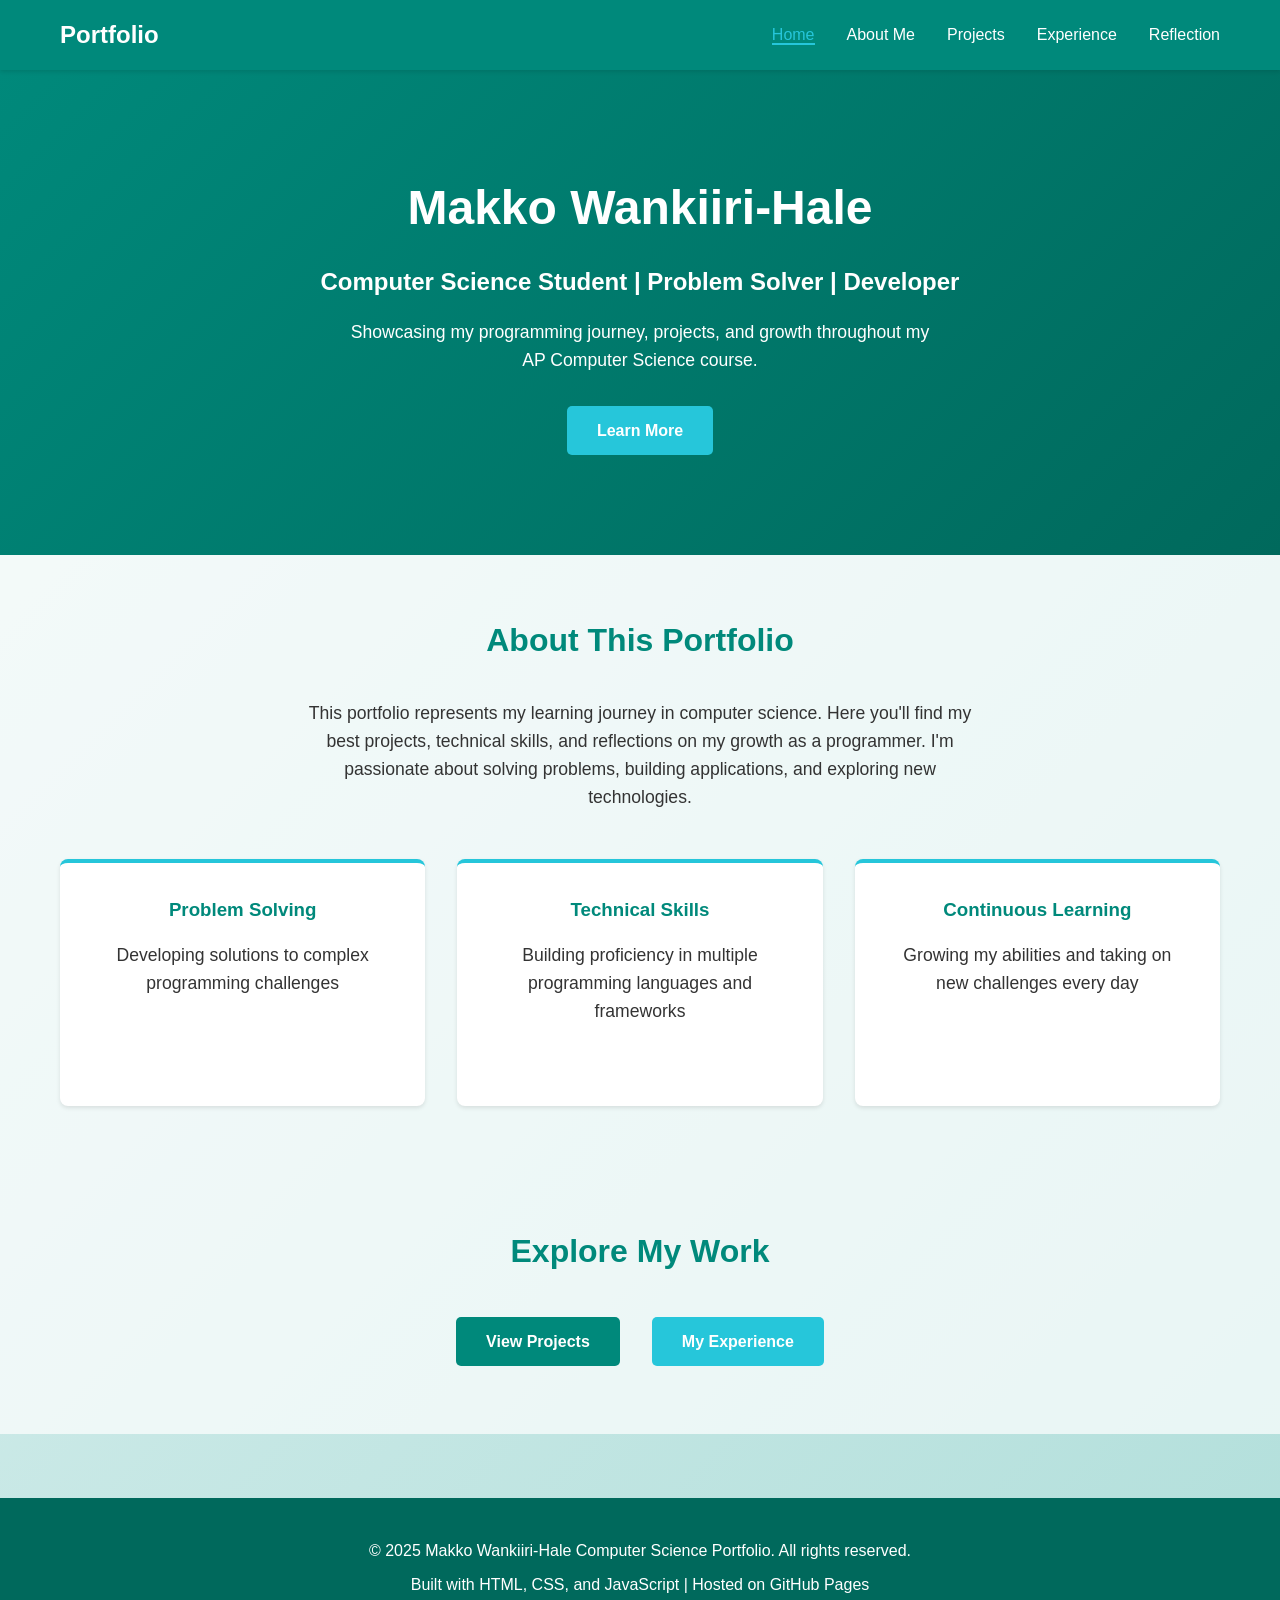
<file: index.html>
<!DOCTYPE html>
<html lang="en">
<head>
    <meta charset="UTF-8">
    <meta name="viewport" content="width=device-width, initial-scale=1.0">
    <title>Makko Wankiiri-Hale - Computer Science Portfolio</title>
    <link rel="stylesheet" href="styles.css">
</head>
<body>
    <nav class="navbar">
        <div class="container">
            <div class="logo">Portfolio</div>
            <ul class="nav-links">
                <li><a href="index.html" class="active">Home</a></li>
                <li><a href="about.html">About Me</a></li>
                <li><a href="projects.html">Projects</a></li>
                <li><a href="experience.html">Experience</a></li>
                <li><a href="reflection.html">Reflection</a></li>
            </ul>
        </div>
    </nav>

    <header class="hero">
        <div class="container">
            <h1>Makko Wankiiri-Hale</h1>
            <p class="subtitle">Computer Science Student | Problem Solver | Developer</p>
            <p class="description">Showcasing my programming journey, projects, and growth throughout my AP Computer Science course.</p>
            <a href="#about" class="cta-button">Learn More</a>
        </div>
    </header>

    <section id="about" class="intro-section">
        <div class="container">
            <h2>About This Portfolio</h2>
            <p>This portfolio represents my learning journey in computer science. Here you'll find my best projects, technical skills, and reflections on my growth as a programmer. I'm passionate about solving problems, building applications, and exploring new technologies.</p>
            <div class="features">
                <div class="feature">
                    <h3>Problem Solving</h3>
                    <p>Developing solutions to complex programming challenges</p>
                </div>
                <div class="feature">
                    <h3>Technical Skills</h3>
                    <p>Building proficiency in multiple programming languages and frameworks</p>
                </div>
                <div class="feature">
                    <h3>Continuous Learning</h3>
                    <p>Growing my abilities and taking on new challenges every day</p>
                </div>
            </div>
        </div>
    </section>

    <section class="cta-section">
        <div class="container">
            <h2>Explore My Work</h2>
            <div class="button-group">
                <a href="projects.html" class="btn btn-primary">View Projects</a>
                <a href="experience.html" class="btn btn-secondary">My Experience</a>
            </div>
        </div>
    </section>

    <footer>
        <div class="container">
            <p>&copy; 2025 Makko Wankiiri-Hale Computer Science Portfolio. All rights reserved.</p>
            <p>Built with HTML, CSS, and JavaScript | Hosted on GitHub Pages</p>
        </div>
    </footer>
</body>
</html>
</file>
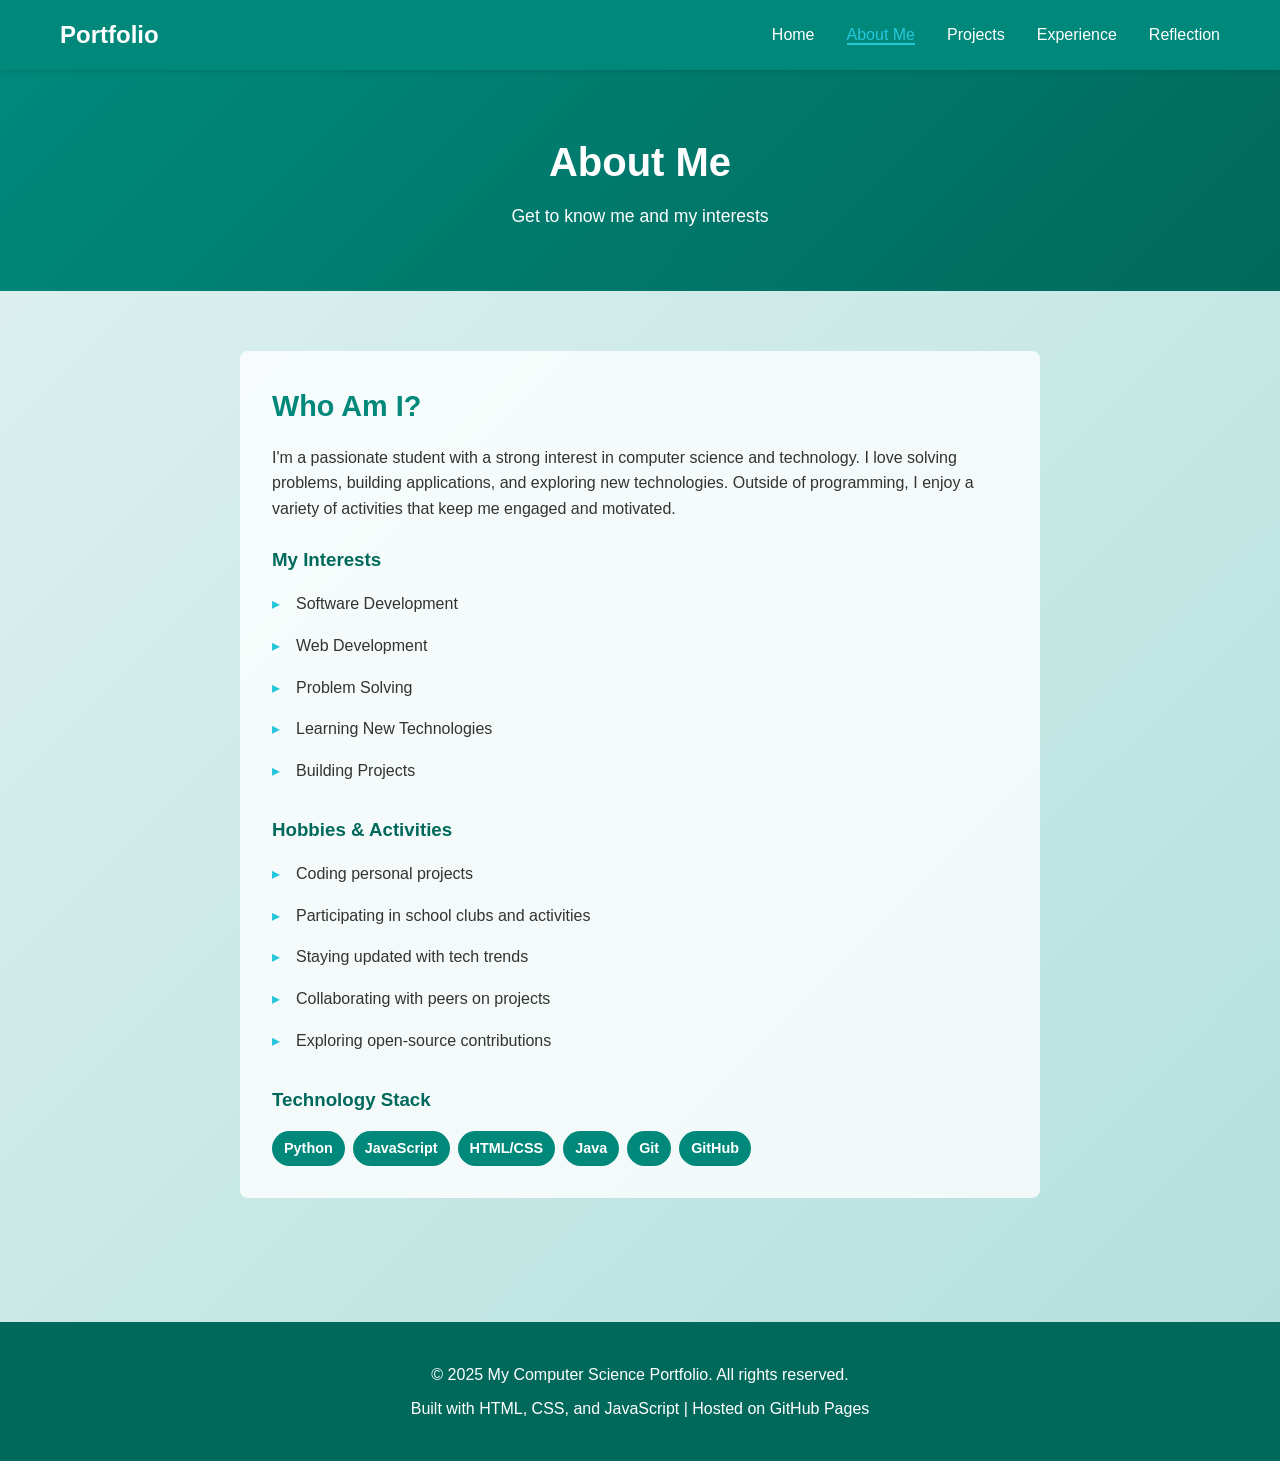
<file: about.html>
<!DOCTYPE html>
<html lang="en">
<head>
    <meta charset="UTF-8">
    <meta name="viewport" content="width=device-width, initial-scale=1.0">
    <title>About Me - Portfolio</title>
    <link rel="stylesheet" href="styles.css">
</head>
<body>
    <nav class="navbar">
        <div class="container">
            <div class="logo">Portfolio</div>
            <ul class="nav-links">
                <li><a href="index.html">Home</a></li>
                <li><a href="about.html" class="active">About Me</a></li>
                <li><a href="projects.html">Projects</a></li>
                <li><a href="experience.html">Experience</a></li>
                <li><a href="reflection.html">Reflection</a></li>
            </ul>
        </div>
    </nav>

    <header class="page-header">
        <div class="container">
            <h1>About Me</h1>
            <p>Get to know me and my interests</p>
        </div>
    </header>

    <section class="content-section">
        <div class="container">
            <div class="about-content">
                <div class="about-text">
                    <h2>Who Am I?</h2>
                    <p>I'm a passionate student with a strong interest in computer science and technology. I love solving problems, building applications, and exploring new technologies. Outside of programming, I enjoy a variety of activities that keep me engaged and motivated.</p>
                    
                    <h3>My Interests</h3>
                    <ul class="interests-list">
                        <li>Software Development</li>
                        <li>Web Development</li>
                        <li>Problem Solving</li>
                        <li>Learning New Technologies</li>
                        <li>Building Projects</li>
                    </ul>

                    <h3>Hobbies & Activities</h3>
                    <ul class="interests-list">
                        <li>Coding personal projects</li>
                        <li>Participating in school clubs and activities</li>
                        <li>Staying updated with tech trends</li>
                        <li>Collaborating with peers on projects</li>
                        <li>Exploring open-source contributions</li>
                    </ul>

                    <h3>Technology Stack</h3>
                    <div class="tech-stack">
                        <span class="tech-badge">Python</span>
                        <span class="tech-badge">JavaScript</span>
                        <span class="tech-badge">HTML/CSS</span>
                        <span class="tech-badge">Java</span>
                        <span class="tech-badge">Git</span>
                        <span class="tech-badge">GitHub</span>
                    </div>
                </div>
            </div>
        </div>
    </section>

    <footer>
        <div class="container">
            <p>&copy; 2025 My Computer Science Portfolio. All rights reserved.</p>
            <p>Built with HTML, CSS, and JavaScript | Hosted on GitHub Pages</p>
        </div>
    </footer>
</body>
</html>
</file>
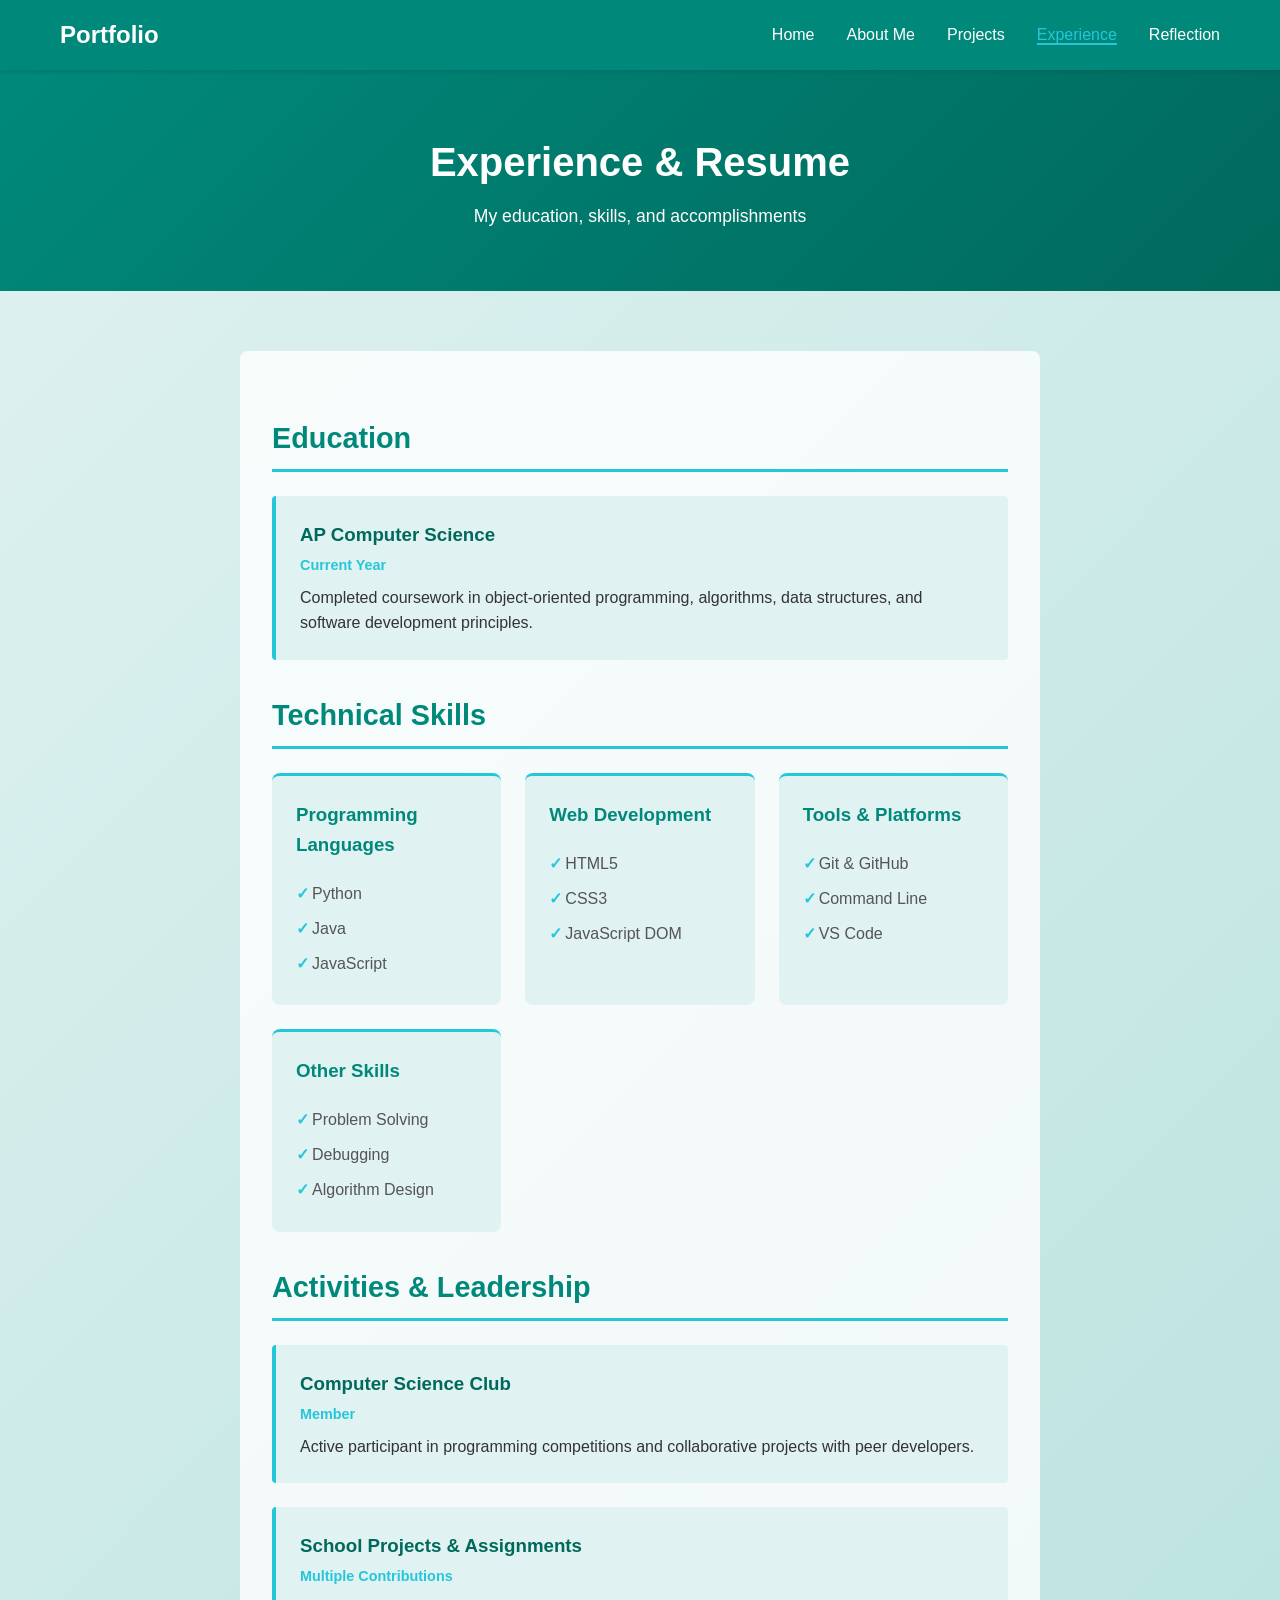
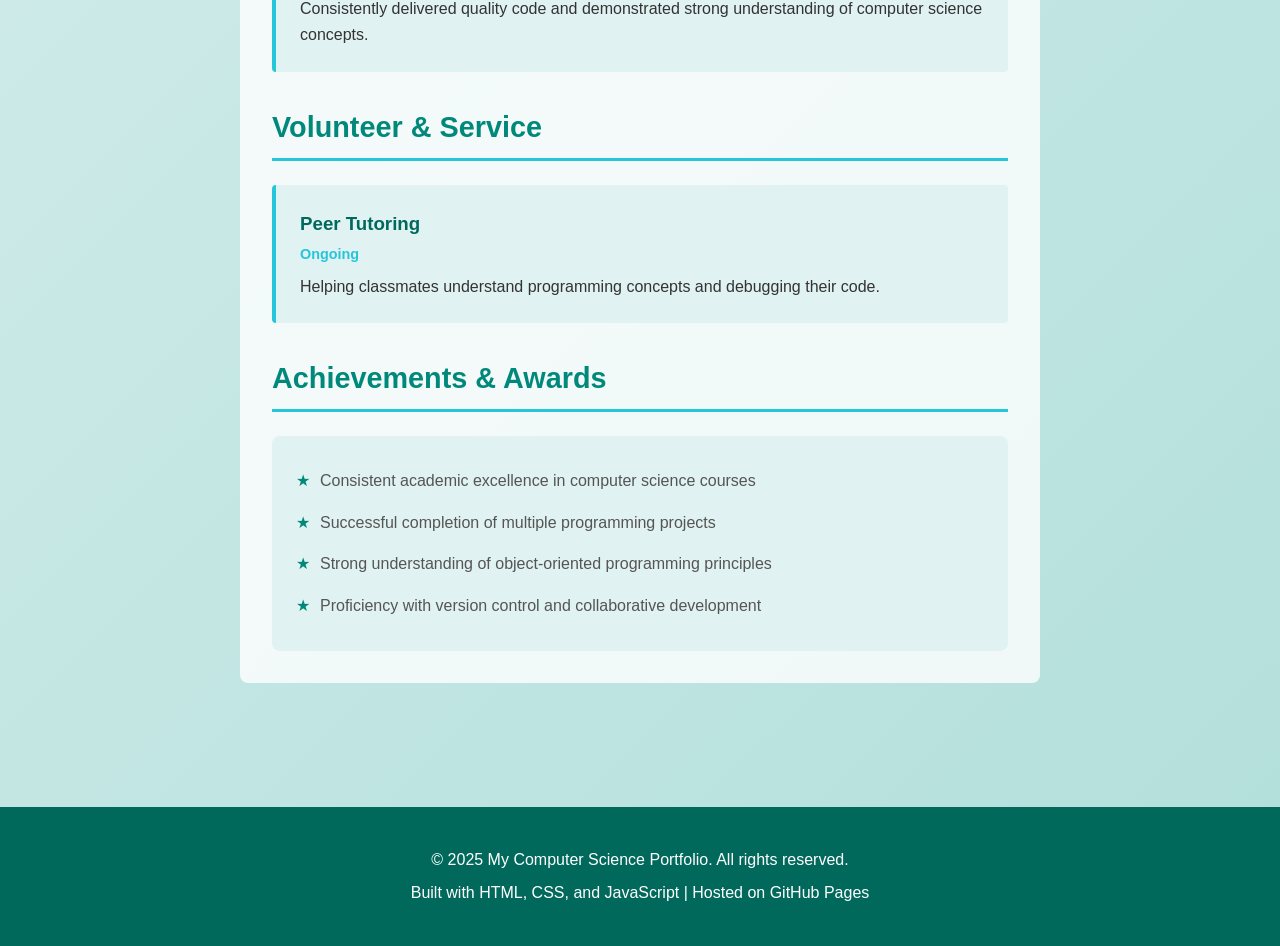
<file: experience.html>
<!DOCTYPE html>
<html lang="en">
<head>
    <meta charset="UTF-8">
    <meta name="viewport" content="width=device-width, initial-scale=1.0">
    <title>Experience - Portfolio</title>
    <link rel="stylesheet" href="styles.css">
</head>
<body>
    <nav class="navbar">
        <div class="container">
            <div class="logo">Portfolio</div>
            <ul class="nav-links">
                <li><a href="index.html">Home</a></li>
                <li><a href="about.html">About Me</a></li>
                <li><a href="projects.html">Projects</a></li>
                <li><a href="experience.html" class="active">Experience</a></li>
                <li><a href="reflection.html">Reflection</a></li>
            </ul>
        </div>
    </nav>

    <header class="page-header">
        <div class="container">
            <h1>Experience & Resume</h1>
            <p>My education, skills, and accomplishments</p>
        </div>
    </header>

    <section class="content-section">
        <div class="container">
            <div class="experience-content">
                <h2>Education</h2>
                <div class="experience-item">
                    <h3>AP Computer Science</h3>
                    <p class="date">Current Year</p>
                    <p>Completed coursework in object-oriented programming, algorithms, data structures, and software development principles.</p>
                </div>

                <h2>Technical Skills</h2>
                <div class="skills-grid">
                    <div class="skill-category">
                        <h3>Programming Languages</h3>
                        <ul>
                            <li>Python</li>
                            <li>Java</li>
                            <li>JavaScript</li>
                        </ul>
                    </div>
                    <div class="skill-category">
                        <h3>Web Development</h3>
                        <ul>
                            <li>HTML5</li>
                            <li>CSS3</li>
                            <li>JavaScript DOM</li>
                        </ul>
                    </div>
                    <div class="skill-category">
                        <h3>Tools & Platforms</h3>
                        <ul>
                            <li>Git & GitHub</li>
                            <li>Command Line</li>
                            <li>VS Code</li>
                        </ul>
                    </div>
                    <div class="skill-category">
                        <h3>Other Skills</h3>
                        <ul>
                            <li>Problem Solving</li>
                            <li>Debugging</li>
                            <li>Algorithm Design</li>
                        </ul>
                    </div>
                </div>

                <h2>Activities & Leadership</h2>
                <div class="experience-item">
                    <h3>Computer Science Club</h3>
                    <p class="date">Member</p>
                    <p>Active participant in programming competitions and collaborative projects with peer developers.</p>
                </div>
                <div class="experience-item">
                    <h3>School Projects & Assignments</h3>
                    <p class="date">Multiple Contributions</p>
                    <p>Consistently delivered quality code and demonstrated strong understanding of computer science concepts.</p>
                </div>

                <h2>Volunteer & Service</h2>
                <div class="experience-item">
                    <h3>Peer Tutoring</h3>
                    <p class="date">Ongoing</p>
                    <p>Helping classmates understand programming concepts and debugging their code.</p>
                </div>

                <h2>Achievements & Awards</h2>
                <ul class="achievements-list">
                    <li>Consistent academic excellence in computer science courses</li>
                    <li>Successful completion of multiple programming projects</li>
                    <li>Strong understanding of object-oriented programming principles</li>
                    <li>Proficiency with version control and collaborative development</li>
                </ul>
            </div>
        </div>
    </section>

    <footer>
        <div class="container">
            <p>&copy; 2025 My Computer Science Portfolio. All rights reserved.</p>
            <p>Built with HTML, CSS, and JavaScript | Hosted on GitHub Pages</p>
        </div>
    </footer>
</body>
</html>
</file>
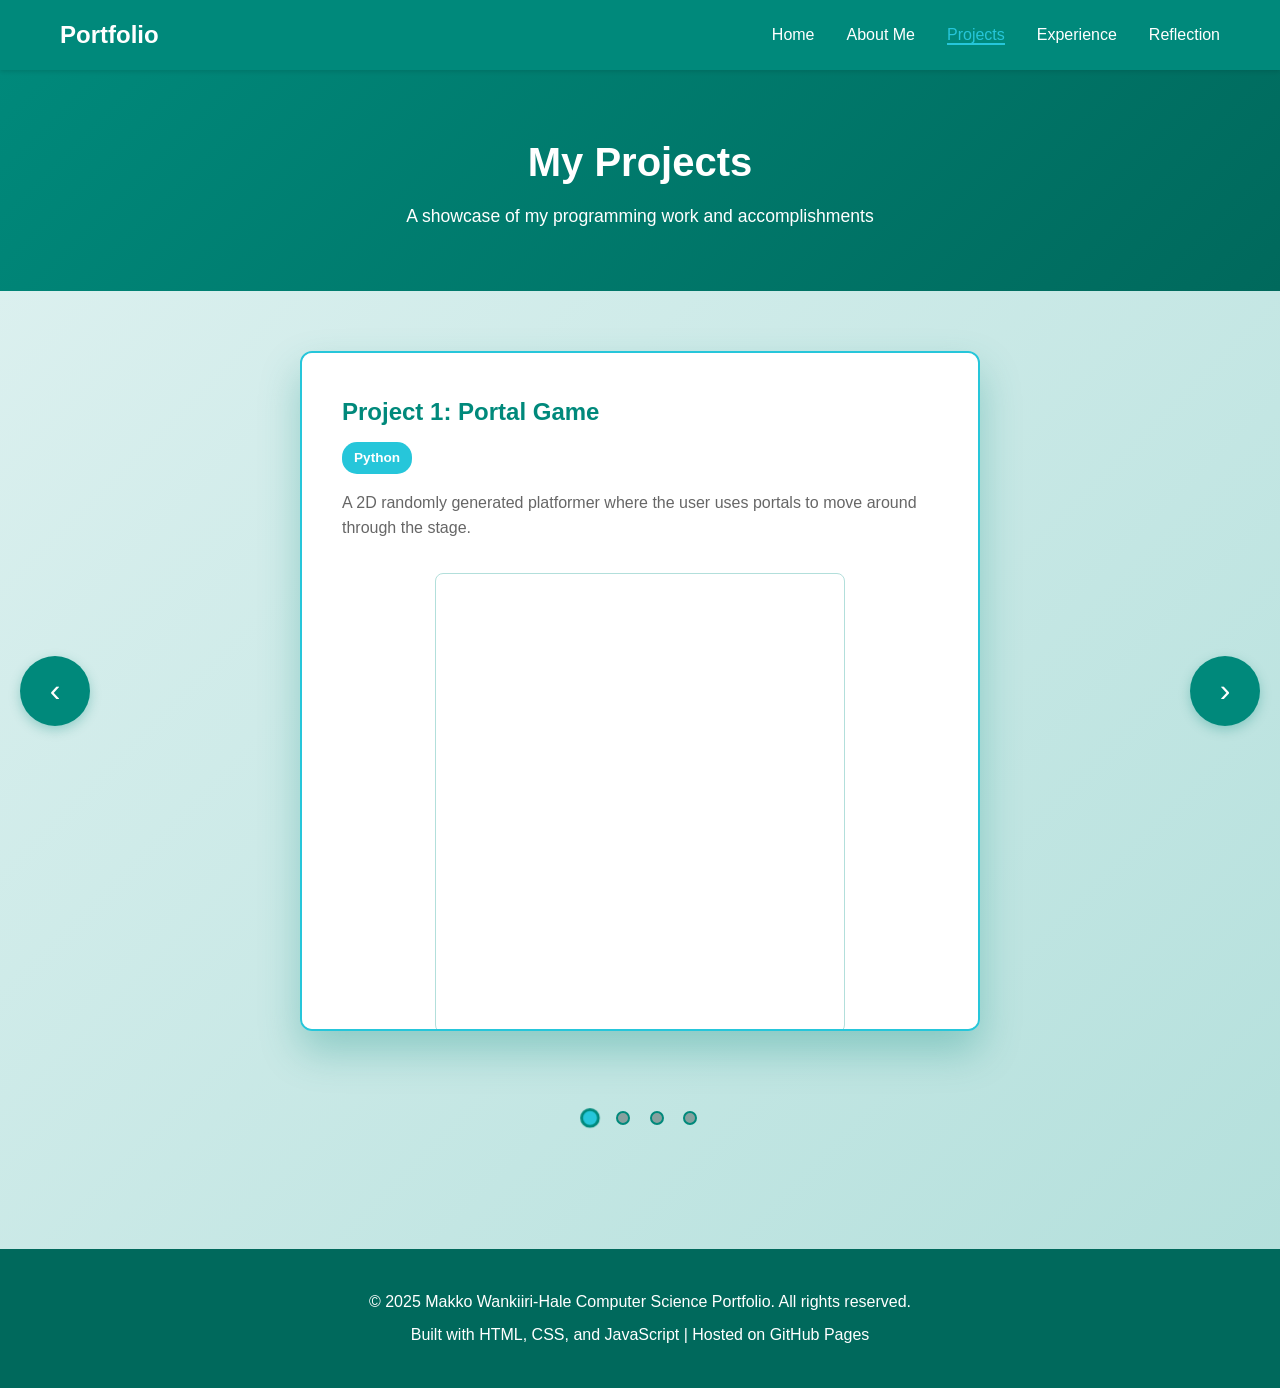
<file: projects (4).html>
<!DOCTYPE html>
<html lang="en">
<head>
    <meta charset="UTF-8">
    <meta name="viewport" content="width=device-width, initial-scale=1.0">
    <title>Projects - Portfolio</title>
    <link rel="stylesheet" href="styles.css">
</head>
<body>
    <nav class="navbar">
        <div class="container">
            <div class="logo">Portfolio</div>
            <ul class="nav-links">
                <li><a href="index.html">Home</a></li>
                <li><a href="about.html">About Me</a></li>
                <li><a href="projects.html" class="active">Projects</a></li>
                <li><a href="experience.html">Experience</a></li>
                <li><a href="reflection.html">Reflection</a></li>
            </ul>
        </div>
    </nav>

    <header class="page-header">
        <div class="container">
            <h1>My Projects</h1>
            <p>A showcase of my programming work and accomplishments</p>
        </div>
    </header>

    <section class="content-section">
        <div class="projects-carousel-container">
            <button class="carousel-arrow carousel-arrow-left" onclick="previousProject()">‹</button>
            
            <div class="projects-carousel">
                <div class="project-card active">
                    <h3>Project 1: Portal Game</h3>
                    <p class="tech">Python</p>
                    <p class="description">A 2D randomly generated platformer where the user uses portals to move around through the stage.</p>
                    <div style="display: flex; justify-content: center; width: 100%;">
                        <iframe width="410" height="460" src="https://academy.cs.cmu.edu/sharing/coralGoldfish016624/embed"></iframe>
                    </div>
                    <h4>Challenges & Lessons:</h4>
                    <p>The biggest challenge with this project was the collisions of the player and the world. It was really hard to make the portals work right and not break everything.</p>
                </div>

                <div class="project-card">
                    <h3>Project 2: To-Do List Application</h3>
                    <p class="tech">Python</p>
                    <p class="description">A 2D endless shooting game where the enemies get faster over time.</p>
                    <div style="display: flex; justify-content: center; width: 100%;">
                        <iframe width="410" height="460" src="https://academy.cs.cmu.edu/sharing/oliveLobster9516/embed"></iframe>
                    </div>
                    <h4>Challenges & Lessons:</h4>
                    <p>Building this project helped me understand DOM manipulation and state management. I learned how to use local storage to persist data across browser sessions.</p>
                </div>

                <div class="project-card">
                    <h3>Project 3: Data Analysis Script</h3>
                    <p class="tech">Python</p>
                    <p class="description">A Python script that analyzes CSV datasets and generates statistical summaries and visualizations.</p>
                    <h4>Challenges & Lessons:</h4>
                    <p>Working with data libraries expanded my understanding of code libraries and their importance. I learned how to handle large datasets efficiently and present information visually.</p>
                </div>

                <div class="project-card">
                    <h3>Project 4: Personal Portfolio Website</h3>
                    <p class="tech">Python</p>
                    <p class="description">This very portfolio! A responsive, professional website showcasing my projects, skills, and experience.</p>
                    <h4>Challenges & Lessons:</h4>
                    <p>Creating this portfolio reinforced the importance of user experience and clean code. I learned how version control with Git and GitHub makes collaboration and project management seamless.</p>
                </div>
            </div>

            <button class="carousel-arrow carousel-arrow-right" onclick="nextProject()">›</button>
        </div>
        
        <div class="carousel-indicators">
            <span class="indicator active" onclick="goToProject(0)"></span>
            <span class="indicator" onclick="goToProject(1)"></span>
            <span class="indicator" onclick="goToProject(2)"></span>
            <span class="indicator" onclick="goToProject(3)"></span>
        </div>
    </section>

    <footer>
        <div class="container">
            <p>&copy; 2025 Makko Wankiiri-Hale Computer Science Portfolio. All rights reserved.</p>
            <p>Built with HTML, CSS, and JavaScript | Hosted on GitHub Pages</p>
        </div>
    </footer>

    <script>
        let currentProject = 0;
        const totalProjects = 4;

        function showProject(index) {
            const cards = document.querySelectorAll('.project-card');
            const indicators = document.querySelectorAll('.indicator');
            
            // Wrap around
            if (index >= totalProjects) {
                currentProject = 0;
            } else if (index < 0) {
                currentProject = totalProjects - 1;
            } else {
                currentProject = index;
            }
            
            // Hide all cards
            cards.forEach(card => card.classList.remove('active'));
            indicators.forEach(indicator => indicator.classList.remove('active'));
            
            // Show current card
            cards[currentProject].classList.add('active');
            indicators[currentProject].classList.add('active');
        }

        function nextProject() {
            showProject(currentProject + 1);
        }

        function previousProject() {
            showProject(currentProject - 1);
        }

        function goToProject(index) {
            showProject(index);
        }

        // Keyboard navigation
        document.addEventListener('keydown', (e) => {
            if (e.key === 'ArrowRight') nextProject();
            if (e.key === 'ArrowLeft') previousProject();
        });
    </script>
</body>
</html>
</file>
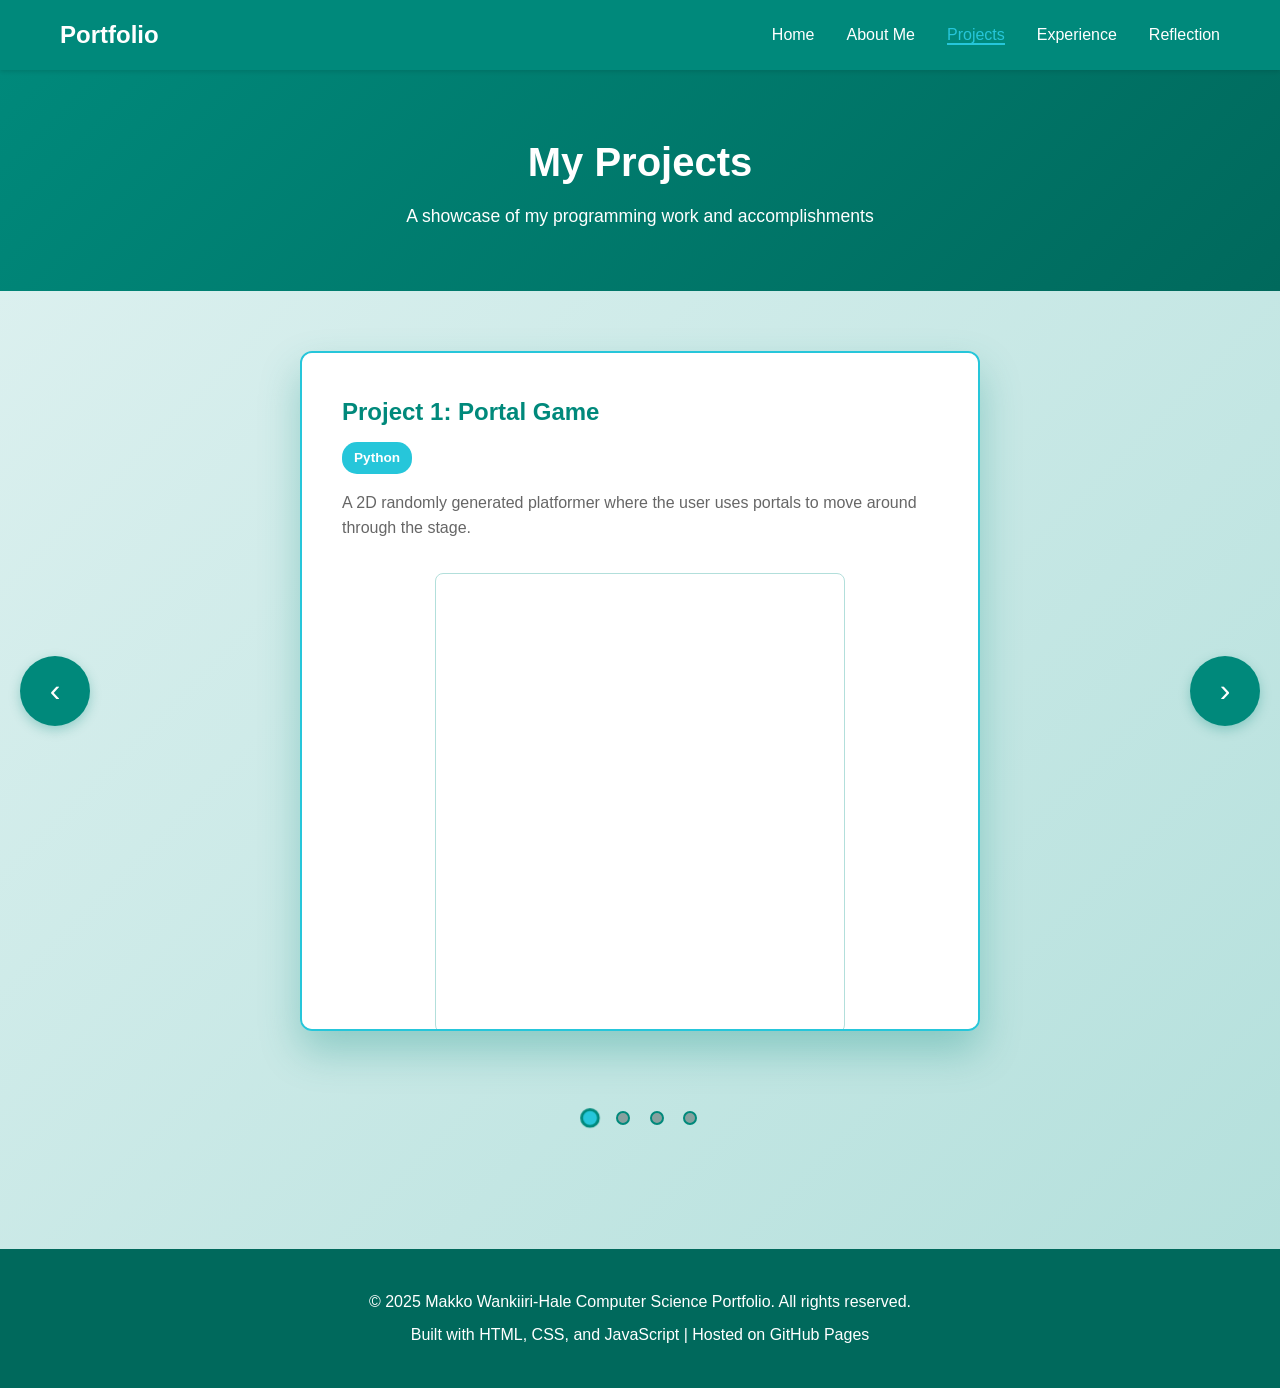
<file: projects.html>
<!DOCTYPE html>
<html lang="en">
<head>
    <meta charset="UTF-8">
    <meta name="viewport" content="width=device-width, initial-scale=1.0">
    <title>Projects - Portfolio</title>
    <link rel="stylesheet" href="styles.css">
</head>
<body>
    <nav class="navbar">
        <div class="container">
            <div class="logo">Portfolio</div>
            <ul class="nav-links">
                <li><a href="index.html">Home</a></li>
                <li><a href="about.html">About Me</a></li>
                <li><a href="projects.html" class="active">Projects</a></li>
                <li><a href="experience.html">Experience</a></li>
                <li><a href="reflection.html">Reflection</a></li>
            </ul>
        </div>
    </nav>

    <header class="page-header">
        <div class="container">
            <h1>My Projects</h1>
            <p>A showcase of my programming work and accomplishments</p>
        </div>
    </header>

    <section class="content-section">
        <div class="projects-carousel-container">
            <button class="carousel-arrow carousel-arrow-left" onclick="previousProject()">‹</button>
            
            <div class="projects-carousel">
                <div class="project-card active">
                    <h3>Project 1: Portal Game</h3>
                    <p class="tech">Python</p>
                    <p class="description">A 2D randomly generated platformer where the user uses portals to move around through the stage.</p>
                    <div style="display: flex; justify-content: center; width: 100%;">
                        <iframe width="410" height="460"
                           src="https://academy.cs.cmu.edu/sharing/coralGoldfish016624/embed"> 
                         </iframe>
                    </div>
                    <h4>Challenges & Lessons:</h4>
                    <p>The biggest challenge with this project was the collisions of the player and the world. It was really hard to make the portals work right and not break everything.</p>
                </div>

                <div class="project-card">
                    <h3>Project 2: Endless Shooting Game</h3>
                    <p class="tech">Python</p>
                    <p class="description">A 2D endless shooting game where the enemies get faster over time.</p>
                    <div style="display: flex; justify-content: center; width: 100%;">
                        <iframe width="410" height="460"
                           src="https://academy.cs.cmu.edu/sharing/oliveLobster9516/embed"> 
                         </iframe>
                    </div>
                    <h4>Challenges & Lessons:</h4>
                    <p>It was really hard finding a fun, satisfying, and unique way to have the enemies move.</p>
                </div>

                <div class="project-card">
                    <h3>Project 3: 3D Hallway Game</h3>
                    <p class="tech">Python</p>
                    <p class="description">A 3D hallway 50/50 game using a 2D language to make a 3D experience.</p>
                    <div style="display: flex; justify-content: center; width: 100%;">
                        <iframe width="410" height="460"
                           src="https://academy.cs.cmu.edu/sharing/goldenrodSpider9820/embed"> 
                         </iframe>
                    </div>
                    <h4>Challenges & Lessons:</h4>
                    <p>It was really hard to get the dimensions right and perspectives of the lines. I also had to make them all move at the appropriate speed in accordance with each other.</p>
                </div>

                <div class="project-card">
                    <h3>Project 4: Pokemon Cynthia Battle</h3>
                    <p class="tech">Python</p>
                    <p class="description">A Pokemon generation 4 champion fight inspired setup simulator where you can cycle through different Pokemon.</p>
                    <div style="display: flex; justify-content: center; width: 100%;">
                        <iframe width="410" height="460"
                           src="https://academy.cs.cmu.edu/sharing/thistleSnail1413/embed"> 
                         </iframe>
                    </div>
                    <h4>Challenges & Lessons:</h4>
                    <p>The hardest part of this project was importing the images of the Pokemon and making them the right size.</p>
                </div>
            </div>

            <button class="carousel-arrow carousel-arrow-right" onclick="nextProject()">›</button>
        </div>
        
        <div class="carousel-indicators">
            <span class="indicator active" onclick="goToProject(0)"></span>
            <span class="indicator" onclick="goToProject(1)"></span>
            <span class="indicator" onclick="goToProject(2)"></span>
            <span class="indicator" onclick="goToProject(3)"></span>
        </div>
    </section>

    <footer>
        <div class="container">
            <p>&copy; 2025 Makko Wankiiri-Hale Computer Science Portfolio. All rights reserved.</p>
            <p>Built with HTML, CSS, and JavaScript | Hosted on GitHub Pages</p>
        </div>
    </footer>

    <script>
        let currentProject = 0;
        const totalProjects = 4;

        function showProject(index) {
            const cards = document.querySelectorAll('.project-card');
            const indicators = document.querySelectorAll('.indicator');
            
            if (index >= totalProjects) {
                currentProject = 0;
            } else if (index < 0) {
                currentProject = totalProjects - 1;
            } else {
                currentProject = index;
            }
            
            cards.forEach(card => card.classList.remove('active'));
            indicators.forEach(indicator => indicator.classList.remove('active'));
            
            cards[currentProject].classList.add('active');
            indicators[currentProject].classList.add('active');
        }

        function nextProject() {
            showProject(currentProject + 1);
        }

        function previousProject() {
            showProject(currentProject - 1);
        }

        function goToProject(index) {
            showProject(index);
        }

        document.addEventListener('keydown', (e) => {
            if (e.key === 'ArrowRight') nextProject();
            if (e.key === 'ArrowLeft') previousProject();
        });
    </script>
</body>
</html>
</file>
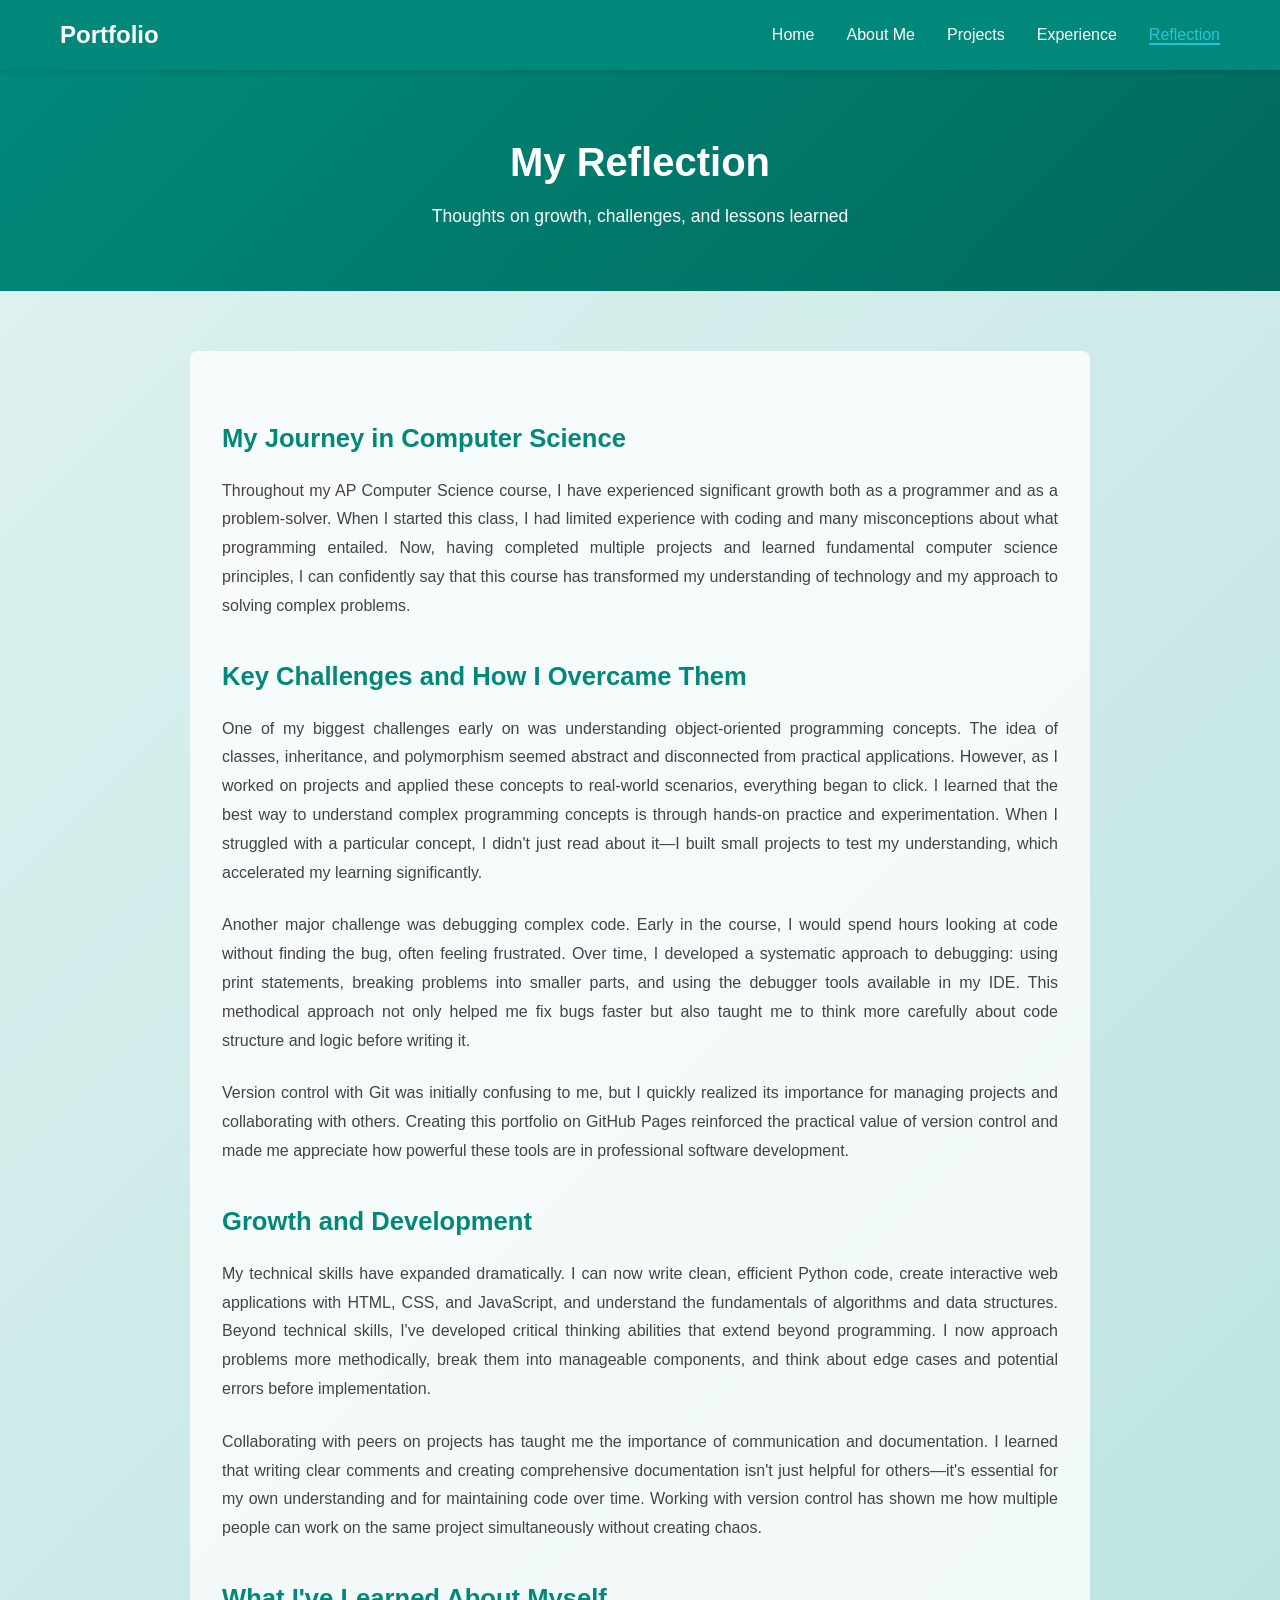
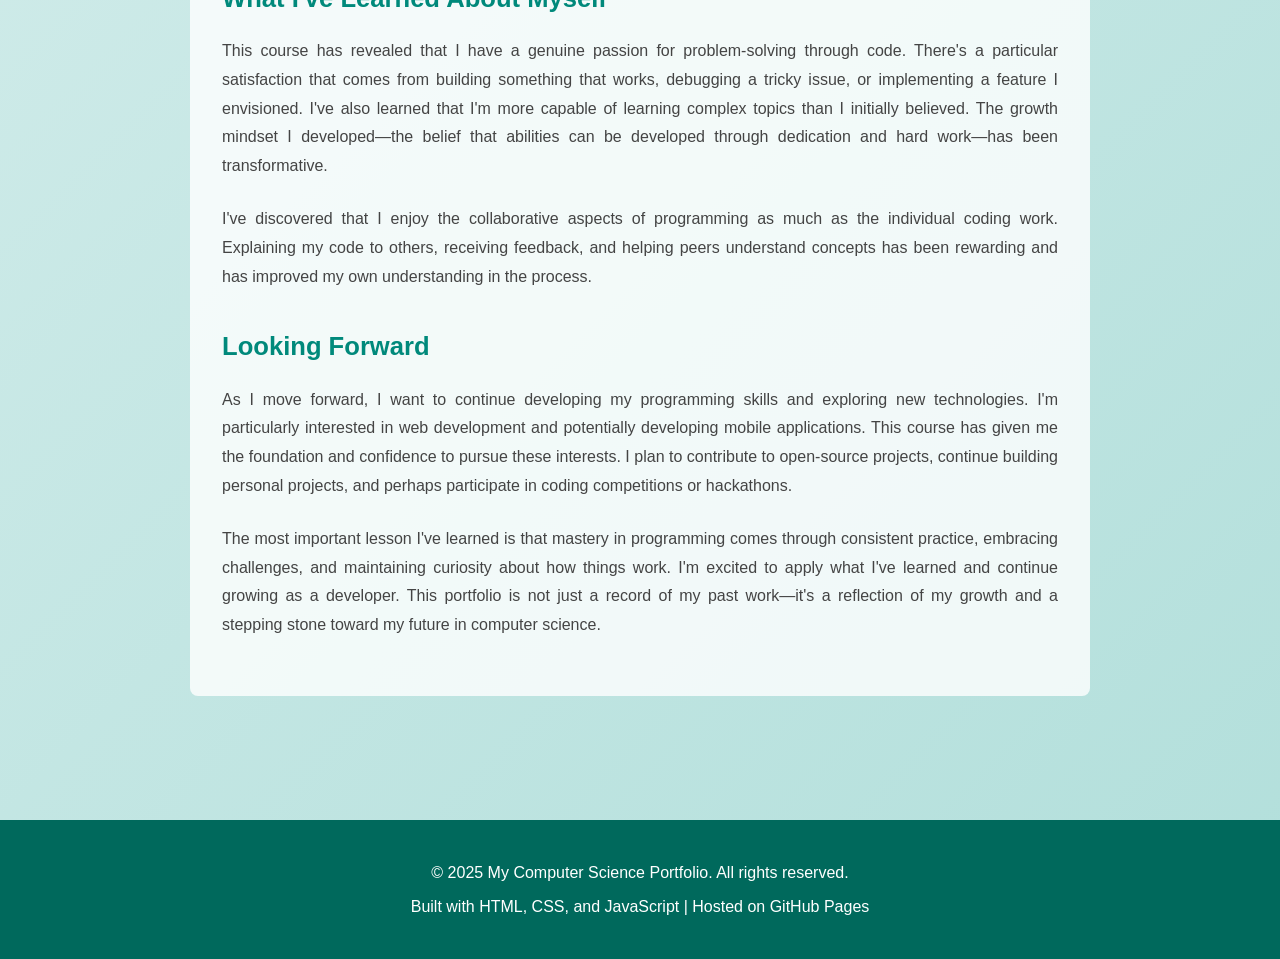
<file: reflection.html>
<!DOCTYPE html>
<html lang="en">
<head>
    <meta charset="UTF-8">
    <meta name="viewport" content="width=device-width, initial-scale=1.0">
    <title>Reflection - Portfolio</title>
    <link rel="stylesheet" href="styles.css">
</head>
<body>
    <nav class="navbar">
        <div class="container">
            <div class="logo">Portfolio</div>
            <ul class="nav-links">
                <li><a href="index.html">Home</a></li>
                <li><a href="about.html">About Me</a></li>
                <li><a href="projects.html">Projects</a></li>
                <li><a href="experience.html">Experience</a></li>
                <li><a href="reflection.html" class="active">Reflection</a></li>
            </ul>
        </div>
    </nav>

    <header class="page-header">
        <div class="container">
            <h1>My Reflection</h1>
            <p>Thoughts on growth, challenges, and lessons learned</p>
        </div>
    </header>

    <section class="content-section">
        <div class="container">
            <div class="reflection-content">
                <h2>My Journey in Computer Science</h2>
                
                <p>Throughout my AP Computer Science course, I have experienced significant growth both as a programmer and as a problem-solver. When I started this class, I had limited experience with coding and many misconceptions about what programming entailed. Now, having completed multiple projects and learned fundamental computer science principles, I can confidently say that this course has transformed my understanding of technology and my approach to solving complex problems.</p>

                <h2>Key Challenges and How I Overcame Them</h2>
                
                <p>One of my biggest challenges early on was understanding object-oriented programming concepts. The idea of classes, inheritance, and polymorphism seemed abstract and disconnected from practical applications. However, as I worked on projects and applied these concepts to real-world scenarios, everything began to click. I learned that the best way to understand complex programming concepts is through hands-on practice and experimentation. When I struggled with a particular concept, I didn't just read about it—I built small projects to test my understanding, which accelerated my learning significantly.</p>

                <p>Another major challenge was debugging complex code. Early in the course, I would spend hours looking at code without finding the bug, often feeling frustrated. Over time, I developed a systematic approach to debugging: using print statements, breaking problems into smaller parts, and using the debugger tools available in my IDE. This methodical approach not only helped me fix bugs faster but also taught me to think more carefully about code structure and logic before writing it.</p>

                <p>Version control with Git was initially confusing to me, but I quickly realized its importance for managing projects and collaborating with others. Creating this portfolio on GitHub Pages reinforced the practical value of version control and made me appreciate how powerful these tools are in professional software development.</p>

                <h2>Growth and Development</h2>
                
                <p>My technical skills have expanded dramatically. I can now write clean, efficient Python code, create interactive web applications with HTML, CSS, and JavaScript, and understand the fundamentals of algorithms and data structures. Beyond technical skills, I've developed critical thinking abilities that extend beyond programming. I now approach problems more methodically, break them into manageable components, and think about edge cases and potential errors before implementation.</p>

                <p>Collaborating with peers on projects has taught me the importance of communication and documentation. I learned that writing clear comments and creating comprehensive documentation isn't just helpful for others—it's essential for my own understanding and for maintaining code over time. Working with version control has shown me how multiple people can work on the same project simultaneously without creating chaos.</p>

                <h2>What I've Learned About Myself</h2>
                
                <p>This course has revealed that I have a genuine passion for problem-solving through code. There's a particular satisfaction that comes from building something that works, debugging a tricky issue, or implementing a feature I envisioned. I've also learned that I'm more capable of learning complex topics than I initially believed. The growth mindset I developed—the belief that abilities can be developed through dedication and hard work—has been transformative.</p>

                <p>I've discovered that I enjoy the collaborative aspects of programming as much as the individual coding work. Explaining my code to others, receiving feedback, and helping peers understand concepts has been rewarding and has improved my own understanding in the process.</p>

                <h2>Looking Forward</h2>
                
                <p>As I move forward, I want to continue developing my programming skills and exploring new technologies. I'm particularly interested in web development and potentially developing mobile applications. This course has given me the foundation and confidence to pursue these interests. I plan to contribute to open-source projects, continue building personal projects, and perhaps participate in coding competitions or hackathons.</p>

                <p>The most important lesson I've learned is that mastery in programming comes through consistent practice, embracing challenges, and maintaining curiosity about how things work. I'm excited to apply what I've learned and continue growing as a developer. This portfolio is not just a record of my past work—it's a reflection of my growth and a stepping stone toward my future in computer science.</p>
            </div>
        </div>
    </section>

    <footer>
        <div class="container">
            <p>&copy; 2025 My Computer Science Portfolio. All rights reserved.</p>
            <p>Built with HTML, CSS, and JavaScript | Hosted on GitHub Pages</p>
        </div>
    </footer>
</body>
</html>
</file>
<file: styles.css>
:root {
    --primary-color: #00897b;
    --secondary-color: #00695c;
    --accent-color: #26c6da;
    --text-color: #333;
    --light-bg: #e0f2f1;
    --white: #ffffff;
    --border-color: #b2dfdb;
}

* {
    margin: 0;
    padding: 0;
    box-sizing: border-box;
}

body {
    font-family: 'Segoe UI', Tahoma, Geneva, Verdana, sans-serif;
    line-height: 1.6;
    color: var(--text-color);
    background: linear-gradient(135deg, #e0f2f1 0%, #b2dfdb 100%);
    min-height: 100vh;
}

.container {
    max-width: 1200px;
    margin: 0 auto;
    padding: 0 20px;
}

/* Navigation */
.navbar {
    background-color: var(--primary-color);
    padding: 1rem 0;
    position: sticky;
    top: 0;
    box-shadow: 0 2px 4px rgba(0,0,0,0.1);
    z-index: 100;
}

.navbar .container {
    display: flex;
    justify-content: space-between;
    align-items: center;
}

.logo {
    font-size: 1.5rem;
    font-weight: bold;
    color: var(--white);
}

.nav-links {
    display: flex;
    list-style: none;
    gap: 2rem;
}

.nav-links a {
    color: var(--white);
    text-decoration: none;
    transition: color 0.3s;
    font-weight: 500;
}

.nav-links a:hover,
.nav-links a.active {
    color: var(--accent-color);
    border-bottom: 2px solid var(--accent-color);
}

/* Hero Section */
.hero {
    background: linear-gradient(135deg, var(--primary-color) 0%, var(--secondary-color) 100%);
    color: var(--white);
    padding: 100px 0;
    text-align: center;
}

.hero h1 {
    font-size: 3rem;
    margin-bottom: 1rem;
}

.subtitle {
    font-size: 1.5rem;
    margin-bottom: 1rem;
    font-weight: 600;
}

.description {
    font-size: 1.1rem;
    margin-bottom: 2rem;
    max-width: 600px;
    margin-left: auto;
    margin-right: auto;
}

.cta-button {
    display: inline-block;
    background-color: var(--accent-color);
    color: var(--white);
    padding: 12px 30px;
    text-decoration: none;
    border-radius: 5px;
    transition: background-color 0.3s;
    font-weight: 600;
}

.cta-button:hover {
    background-color: #4dd0e1;
}

/* Page Header */
.page-header {
    background: linear-gradient(135deg, var(--primary-color) 0%, var(--secondary-color) 100%);
    color: var(--white);
    padding: 60px 0;
    text-align: center;
}

.page-header h1 {
    font-size: 2.5rem;
    margin-bottom: 0.5rem;
}

.page-header p {
    font-size: 1.1rem;
}

/* Content Sections */
.content-section {
    padding: 60px 0;
    display: flex;
    flex-direction: column;
    align-items: center;
}

.intro-section {
    background-color: rgba(255, 255, 255, 0.7);
    padding: 60px 0;
}

.intro-section h2 {
    text-align: center;
    margin-bottom: 2rem;
    font-size: 2rem;
    color: var(--primary-color);
}

.intro-section p {
    text-align: center;
    max-width: 700px;
    margin: 0 auto 3rem;
    font-size: 1.1rem;
}

.features {
    display: grid;
    grid-template-columns: repeat(auto-fit, minmax(250px, 1fr));
    gap: 2rem;
}

.feature {
    background-color: var(--white);
    padding: 2rem;
    border-radius: 8px;
    box-shadow: 0 2px 4px rgba(0,0,0,0.1);
    text-align: center;
    border-top: 4px solid var(--accent-color);
}

.feature h3 {
    color: var(--primary-color);
    margin-bottom: 1rem;
}

/* Buttons */
.btn {
    display: inline-block;
    padding: 12px 30px;
    text-decoration: none;
    border-radius: 5px;
    font-weight: 600;
    transition: all 0.3s;
    margin: 0.5rem;
}

.btn-primary {
    background-color: var(--primary-color);
    color: var(--white);
}

.btn-primary:hover {
    background-color: var(--secondary-color);
    transform: translateY(-2px);
}

.btn-secondary {
    background-color: var(--accent-color);
    color: var(--white);
}

.btn-secondary:hover {
    background-color: #4dd0e1;
    transform: translateY(-2px);
}

.cta-section {
    background-color: rgba(255, 255, 255, 0.7);
    padding: 60px 0;
    text-align: center;
}

.cta-section h2 {
    font-size: 2rem;
    margin-bottom: 2rem;
    color: var(--primary-color);
}

.button-group {
    display: flex;
    justify-content: center;
    gap: 1rem;
    flex-wrap: wrap;
}

/* Projects Carousel */
.projects-carousel-container {
    display: flex;
    justify-content: center;
    align-items: center;
    gap: 2rem;
    margin-bottom: 3rem;
    position: relative;
    width: 100%;
}

.projects-carousel {
    position: relative;
    width: 680px;
    height: 680px;
    perspective: 1200px;
}

.project-card {
    position: absolute;
    width: 680px;
    height: 680px;
    background-color: var(--white);
    border: 2px solid var(--accent-color);
    border-radius: 12px;
    padding: 2.5rem;
    box-shadow: 0 10px 30px rgba(0,0,0,0.2);
    opacity: 0;
    transition: all 0.6s cubic-bezier(0.68, -0.55, 0.265, 1.55);
    transform: translateX(60px) translateY(60px) rotateY(-15deg) rotateZ(5deg) scale(0.8);
    pointer-events: none;
    overflow-y: auto;
    top: 0;
    left: 0;
}

.project-card:nth-child(1) {
    z-index: 40;
    box-shadow: 0 20px 40px rgba(0, 137, 123, 0.3);
}

.project-card:nth-child(2) {
    z-index: 30;
    transform: translateX(30px) translateY(30px) rotateY(-10deg) rotateZ(3deg) scale(0.85);
}

.project-card:nth-child(3) {
    z-index: 20;
    transform: translateX(20px) translateY(20px) rotateY(-5deg) rotateZ(2deg) scale(0.90);
}

.project-card:nth-child(4) {
    z-index: 10;
    transform: translateX(10px) translateY(10px) rotateY(0deg) rotateZ(1deg) scale(0.95);
}

.project-card.active {
    opacity: 1;
    transform: translateX(0) translateY(0) rotateY(0deg) rotateZ(0deg) scale(1);
    pointer-events: auto;
    z-index: 50;
}

.project-card.active ~ .project-card {
    transform: translateX(60px) translateY(60px) rotateY(-15deg) rotateZ(5deg) scale(0.8);
}

.project-card h3 {
    color: var(--primary-color);
    margin-bottom: 0.7rem;
    font-size: 1.5rem;
}

.tech {
    display: inline-block;
    background-color: var(--accent-color);
    color: var(--white);
    padding: 5px 12px;
    border-radius: 15px;
    font-size: 0.85rem;
    margin-bottom: 1rem;
    font-weight: 600;
}

.project-card .description {
    color: #666;
    margin-bottom: 1rem;
    font-size: 1rem;
}

.project-card h4 {
    color: var(--secondary-color);
    margin-top: 1rem;
    margin-bottom: 0.5rem;
    font-size: 1.05rem;
}

.project-card ul {
    margin-left: 1.5rem;
    color: #555;
    font-size: 0.95rem;
}

.project-card li {
    margin-bottom: 0.4rem;
}

/* Project 1 Iframe Styling */
.project-card:nth-child(1) iframe {
    display: block;
    margin: 1rem auto;
    border-radius: 8px;
    border: 1px solid var(--border-color);
}

/* Carousel Arrows */
.carousel-arrow {
    width: 70px;
    height: 70px;
    border: none;
    background-color: var(--primary-color);
    color: var(--white);
    font-size: 2rem;
    border-radius: 50%;
    cursor: pointer;
    transition: all 0.3s;
    display: flex;
    align-items: center;
    justify-content: center;
    flex-shrink: 0;
    position: absolute;
    top: 50%;
    transform: translateY(-50%);
    z-index: 100;
    box-shadow: 0 4px 12px rgba(0, 137, 123, 0.3);
}

.carousel-arrow:hover {
    background-color: var(--secondary-color);
    transform: translateY(-50%) scale(1.15);
    box-shadow: 0 6px 16px rgba(0, 137, 123, 0.5);
}

.carousel-arrow:active {
    transform: translateY(-50%) scale(0.95);
}

.carousel-arrow-left {
    left: 20px;
}

.carousel-arrow-right {
    right: 20px;
}

/* Carousel Indicators */
.carousel-indicators {
    display: flex;
    justify-content: center;
    gap: 1.2rem;
    margin-top: 2rem;
}

.indicator {
    width: 14px;
    height: 14px;
    border-radius: 50%;
    background-color: rgba(0, 0, 0, 0.3);
    cursor: pointer;
    transition: all 0.3s;
    border: 2px solid var(--primary-color);
}

.indicator.active {
    background-color: var(--accent-color);
    transform: scale(1.4);
}

.indicator:hover {
    background-color: rgba(0, 0, 0, 0.5);
}

/* About Content */
.about-content {
    max-width: 800px;
    margin: 0 auto;
    background-color: rgba(255, 255, 255, 0.8);
    padding: 2rem;
    border-radius: 8px;
}

.about-text h2 {
    color: var(--primary-color);
    margin-bottom: 1rem;
    font-size: 1.8rem;
}

.about-text h3 {
    color: var(--secondary-color);
    margin-top: 1.5rem;
    margin-bottom: 0.5rem;
}

.interests-list {
    list-style: none;
    margin-bottom: 1rem;
}

.interests-list li {
    padding: 0.5rem 0;
    padding-left: 1.5rem;
    position: relative;
}

.interests-list li:before {
    content: "▸";
    position: absolute;
    left: 0;
    color: var(--accent-color);
}

.tech-stack {
    display: flex;
    flex-wrap: wrap;
    gap: 0.5rem;
    margin-top: 1rem;
}

.tech-badge {
    background-color: var(--primary-color);
    color: var(--white);
    padding: 6px 12px;
    border-radius: 20px;
    font-size: 0.9rem;
    font-weight: 600;
}

/* Experience Content */
.experience-content {
    max-width: 800px;
    margin: 0 auto;
    background-color: rgba(255, 255, 255, 0.8);
    padding: 2rem;
    border-radius: 8px;
}

.experience-content h2 {
    color: var(--primary-color);
    margin-top: 2rem;
    margin-bottom: 1.5rem;
    font-size: 1.8rem;
    border-bottom: 3px solid var(--accent-color);
    padding-bottom: 0.5rem;
}

.experience-item {
    background-color: var(--light-bg);
    padding: 1.5rem;
    margin-bottom: 1.5rem;
    border-left: 4px solid var(--accent-color);
    border-radius: 4px;
}

.experience-item h3 {
    color: var(--secondary-color);
    margin-bottom: 0.25rem;
}

.date {
    color: var(--accent-color);
    font-size: 0.9rem;
    font-weight: 600;
    margin-bottom: 0.5rem;
}

.skills-grid {
    display: grid;
    grid-template-columns: repeat(auto-fit, minmax(200px, 1fr));
    gap: 1.5rem;
    margin-bottom: 2rem;
}

.skill-category {
    background-color: var(--light-bg);
    padding: 1.5rem;
    border-radius: 8px;
    border-top: 3px solid var(--accent-color);
}

.skill-category h3 {
    color: var(--primary-color);
    margin-bottom: 1rem;
}

.skill-category ul {
    list-style: none;
}

.skill-category li {
    padding: 0.3rem 0;
    padding-left: 1rem;
    position: relative;
    color: #555;
}

.skill-category li:before {
    content: "✓";
    position: absolute;
    left: 0;
    color: var(--accent-color);
    font-weight: bold;
}

.achievements-list {
    list-style: none;
    background-color: var(--light-bg);
    padding: 1.5rem;
    border-radius: 8px;
}

.achievements-list li {
    padding: 0.5rem 0;
    padding-left: 1.5rem;
    position: relative;
    color: #555;
}

.achievements-list li:before {
    content: "★";
    position: absolute;
    left: 0;
    color: var(--primary-color);
}

/* Reflection Content */
.reflection-content {
    max-width: 900px;
    margin: 0 auto;
    line-height: 1.8;
    background-color: rgba(255, 255, 255, 0.8);
    padding: 2rem;
    border-radius: 8px;
}

.reflection-content h2 {
    color: var(--primary-color);
    margin-top: 2rem;
    margin-bottom: 1rem;
    font-size: 1.6rem;
}

.reflection-content p {
    margin-bottom: 1.5rem;
    text-align: justify;
    color: #444;
}

/* Footer */
footer {
    background-color: var(--secondary-color);
    color: var(--white);
    text-align: center;
    padding: 2rem 0;
    margin-top: 4rem;
}

footer p {
    margin: 0.5rem 0;
}

/* Responsive Design */
@media (max-width: 1000px) {
    .projects-carousel-container {
        gap: 1rem;
    }

    .carousel-arrow-left {
        left: 10px;
    }

    .carousel-arrow-right {
        right: 10px;
    }
}

@media (max-width: 768px) {
    .hero h1 {
        font-size: 2rem;
    }

    .subtitle {
        font-size: 1.2rem;
    }

    .nav-links {
        gap: 1rem;
        font-size: 0.9rem;
    }

    .page-header h1 {
        font-size: 1.8rem;
    }

    .projects-carousel-container {
        gap: 0.5rem;
    }

    .projects-carousel {
        width: 520px;
        height: 520px;
    }

    .project-card {
        width: 520px;
        height: 520px;
        padding: 2rem;
    }

    .carousel-arrow {
        width: 55px;
        height: 55px;
        font-size: 1.6rem;
    }

    .carousel-arrow-left {
        left: 10px;
    }

    .carousel-arrow-right {
        right: 10px;
    }

    .features {
        grid-template-columns: 1fr;
    }

    .skills-grid {
        grid-template-columns: 1fr;
    }
}

@media (max-width: 480px) {
    .hero h1 {
        font-size: 1.5rem;
    }

    .nav-links {
        flex-direction: column;
        gap: 0.5rem;
    }

    .button-group {
        flex-direction: column;
    }

    .btn {
        width: 100%;
        text-align: center;
    }

    .projects-carousel {
        width: 340px;
        height: 340px;
    }

    .project-card {
        width: 340px;
        height: 340px;
        padding: 1.5rem;
    }

    .project-card h3 {
        font-size: 1.2rem;
    }

    .project-card .description {
        font-size: 0.9rem;
    }

    .carousel-arrow {
        width: 45px;
        height: 45px;
        font-size: 1.2rem;
        position: static;
        margin: 0 0.5rem;
    }

    .projects-carousel-container {
        flex-wrap: wrap;
        gap: 1rem;
        justify-content: center;
    }

    .carousel-arrow-left {
        left: auto;
        position: static;
    }

    .carousel-arrow-right {
        right: auto;
        position: static;
    }
}
</file>
